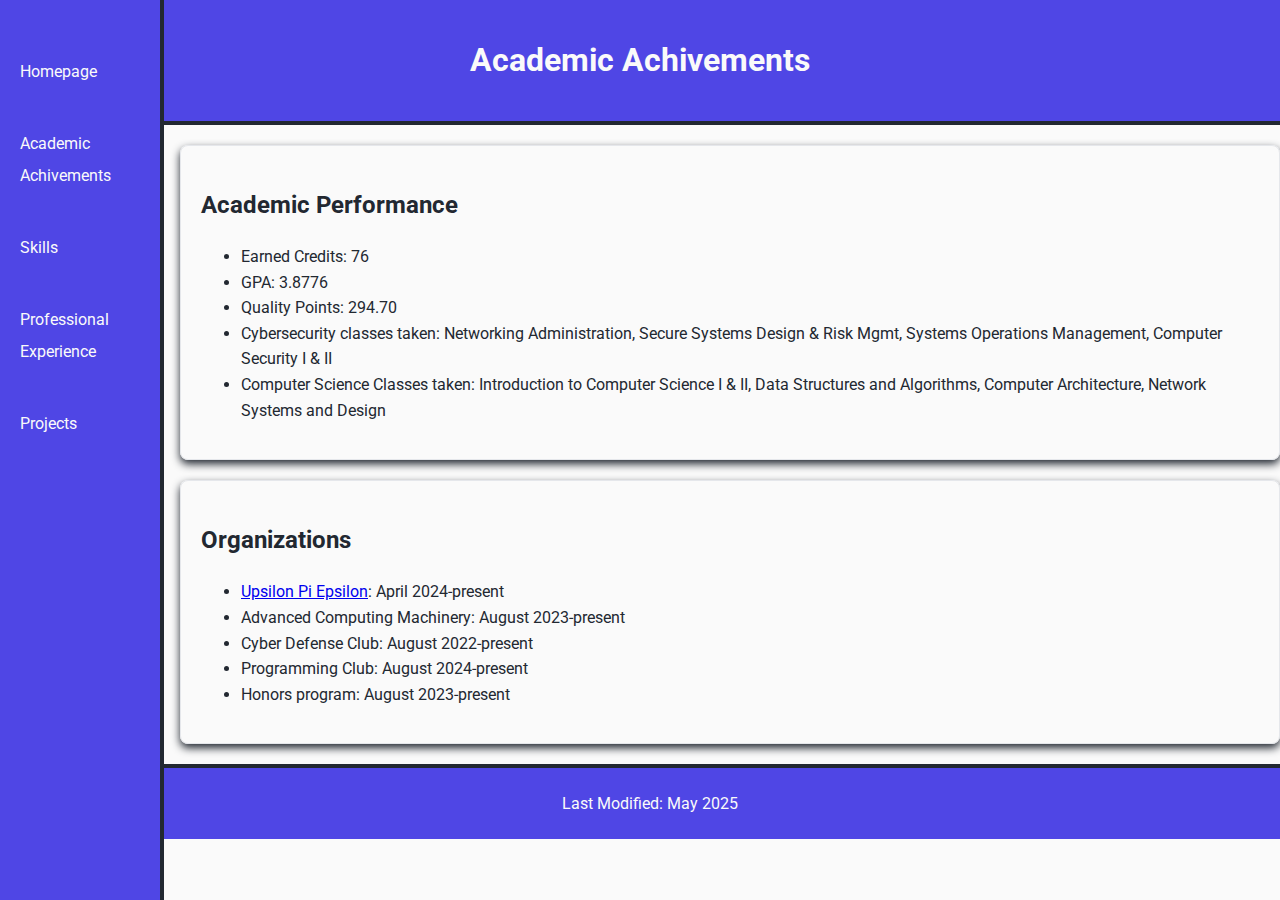
<file: academic.html>
<!DOCTYPE html>
<html lang="en">
    <head>
        <meta charset="utf-8">
        <link rel="stylesheet" href="default.css">
        <link rel="stylesheet" href="https://cdnjs.cloudflare.com/ajax/libs/font-awesome/4.7.0/css/font-awesome.min.css">
        <title>Academic Achivements</title>
    </head>
    <body>
        <header>
            <h1>Academic Achivements</h1>
        </header>
        <section>
            <h2>Academic Performance</h2>
            <ul>
                <li>Earned Credits: 76</li>
                <li>GPA: 3.8776</li>
                <li>Quality Points: 294.70</li>
                <li>Cybersecurity classes taken: 
                    Networking Administration, Secure Systems Design & Risk Mgmt, Systems Operations Management, Computer Security I & II</li>
                <li>Computer Science Classes taken:
                    Introduction to Computer Science I & II, Data Structures and Algorithms, Computer Architecture, Network Systems and Design</li>
            </ul>
        </section>
        <section>
            <h2>Organizations</h2>
            <ul>
                <li><a href="https://upe.acm.org/">Upsilon Pi Epsilon</a>: April 2024-present</li>
                <li>Advanced Computing Machinery: August 2023-present</li>
                <li>Cyber Defense Club: August 2022-present</li>
                <li>Programming Club: August 2024-present</li>
                <li>Honors program: August 2023-present</li>
            </ul>
        </section>
        <div class="sideNav">
            <ul>
                <li><a href="index.html">Homepage</a></li>
                <li><a href="academic.html">Academic Achivements</a></li>
                <li><a href="skills.html">Skills</a></li>
                <li><a href="professionalExp.html">Professional Experience</a></li>
                <li><a href="projects.html">Projects</a></li>
            </ul>
        </div>
        <footer>
            <p>Last Modified: May 2025</p>
        </footer>
    </body>
</html>
</file>
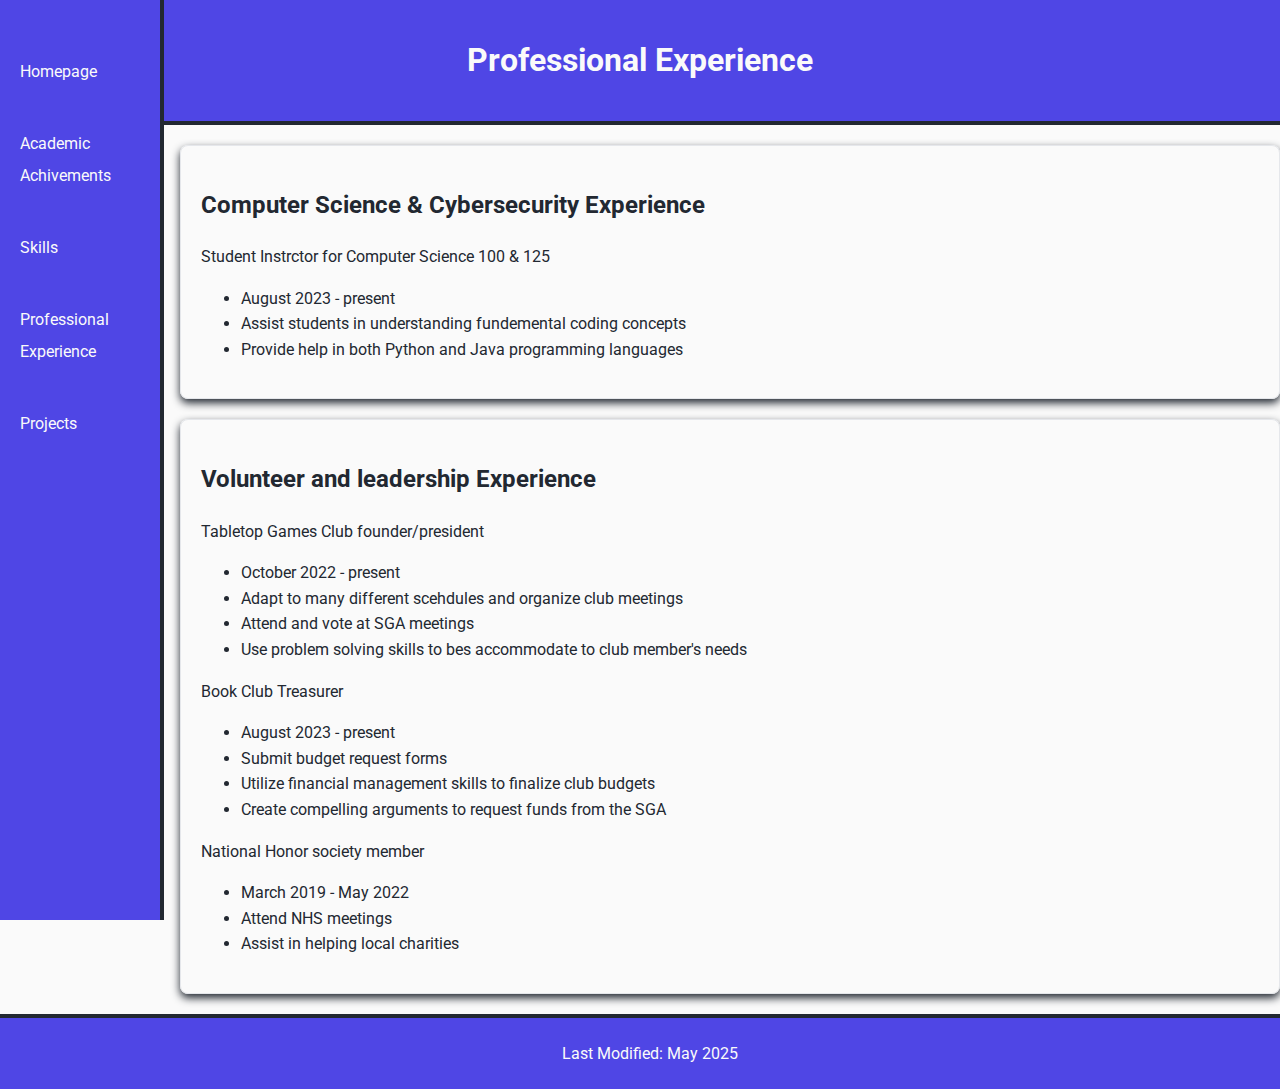
<file: professionalExp.html>
<!DOCTYPE html>
<html lang="en">
    <head>
        <meta charset="utf-8">
        <link rel="stylesheet" href="default.css">
        <link rel="stylesheet" href="https://cdnjs.cloudflare.com/ajax/libs/font-awesome/4.7.0/css/font-awesome.min.css">
        <title>Professional Experience</title>
    </head>
    <body>
        <header>
            <h1>Professional Experience</h1>
        </header>
        <section>
            <h2>Computer Science & Cybersecurity Experience</h2>
            <div class="subHead">Student Instrctor for Computer Science 100 & 125</div>
            <ul>
                <li>August 2023 - present</li>
                <li>Assist students in understanding fundemental coding concepts</li>
                <li>Provide help in both Python and Java programming languages</li>
            </ul>
        </section>
        <section>
            <h2>Volunteer and leadership Experience</h2>
            <div class="subHead">Tabletop Games Club founder/president</div>
            <ul>
                <li>October 2022 - present</li>
                <li>Adapt to many different scehdules and organize club meetings</li>
                <li>Attend and vote at SGA meetings</li>
                <li>Use problem solving skills to bes accommodate to club member's needs</li>
            </ul>
            <div class="subHead">Book Club Treasurer</div>
            <ul>
                <li>August 2023 - present</li>
                <li>Submit budget request forms</li>
                <li>Utilize financial management skills to finalize club budgets</li>
                <li>Create compelling arguments to request funds from the SGA</li>
            </ul>
            <div class="subHead">National Honor society member</div>
            <ul>
                <li>March 2019 - May 2022</li>
                <li>Attend NHS meetings</li>
                <li>Assist in helping local charities</li>
            </ul>
        </section>
        <div class="sideNav">
            <ul>
                <li><a href="index.html">Homepage</a></li>
                <li><a href="academic.html">Academic Achivements</a></li>
                <li><a href="skills.html">Skills</a></li>
                <li><a href="professionalExp.html">Professional Experience</a></li>
                <li><a href="projects.html">Projects</a></li>
            </ul>
        </div>
        <footer>
            <p>Last Modified: May 2025</p>
        </footer>
    </body>
</file>
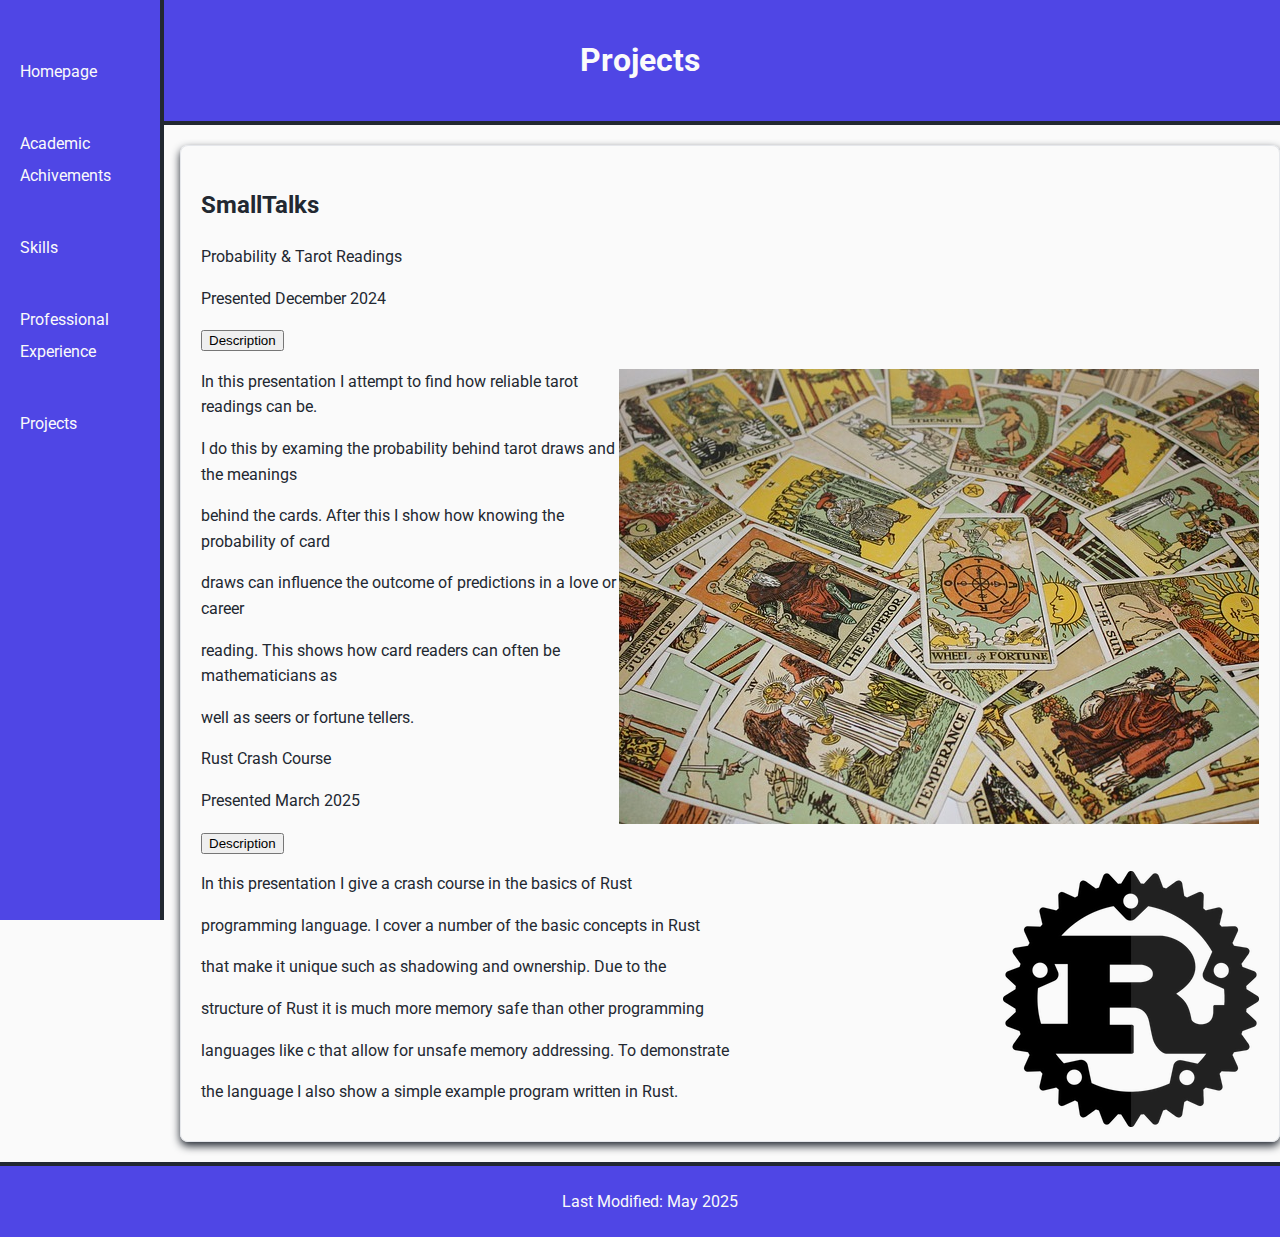
<file: projects.html>
<!DOCTYPE html>
<html lang="en">
    <head>
        <meta charset="utf-8">
        <link rel="stylesheet" href="default.css">
        <link rel="stylesheet" href="https://cdnjs.cloudflare.com/ajax/libs/font-awesome/4.7.0/css/font-awesome.min.css">
        <script src="script.js"></script>
        <title>Projects</title>
    </head>
    <body>
        <header>
            <h1>Projects</h1>
        </header>
        <section>
            <h2>SmallTalks</h2>
            <div class="subHead">Probability & Tarot Readings</div>
            <p>Presented December 2024</p>
            <button type="button" class="collapsible" onclick="collapse()">Description</button>
                <div class="content">
                    <img class="right" src="TarotCards.jpg" alt="Pile of tarot cards">
                    <p>In this presentation I attempt to find how reliable tarot readings can be.</p>
                    <p>I do this by examing the probability behind tarot draws and the meanings</p>
                    <p>behind the cards. After this I show how knowing the probability of card</p>
                    <p>draws can influence the outcome of predictions in a love or career</p>
                    <p>reading. This shows how card readers can often be mathematicians as</p>
                    <p>well as seers or fortune tellers.</p>
                </div>
            <div class="subHead">Rust Crash Course</div>
            <p>Presented March 2025</p>
            <button type="button" class="collapsible" onclick="collapse()">Description</button>
                <div class="content">
                    <img class="right" src="RustLogo.png" alt="Rust Programming language logo">
                    <p>In this presentation I give a crash course in the basics of Rust</p>
                    <p>programming language. I cover a number of the basic concepts in Rust</p>
                    <p>that make it unique such as shadowing and ownership. Due to the</p>
                    <p>structure of Rust it is much more memory safe than other programming</p>
                    <p>languages like c that allow for unsafe memory addressing. To demonstrate</p>
                    <p>the language I also show a simple example program written in Rust.</p>
                </div>
        </section>

        <div class="sideNav">
            <ul>
                <li><a href="index.html">Homepage</a></li>
                <li><a href="academic.html">Academic Achivements</a></li>
                <li><a href="skills.html">Skills</a></li>
                <li><a href="professionalExp.html">Professional Experience</a></li>
                <li><a href="projects.html">Projects</a></li>
            </ul>
        </div>
        <footer>
            <p>Last Modified: May 2025</p>
        </footer>
    </body>
</file>
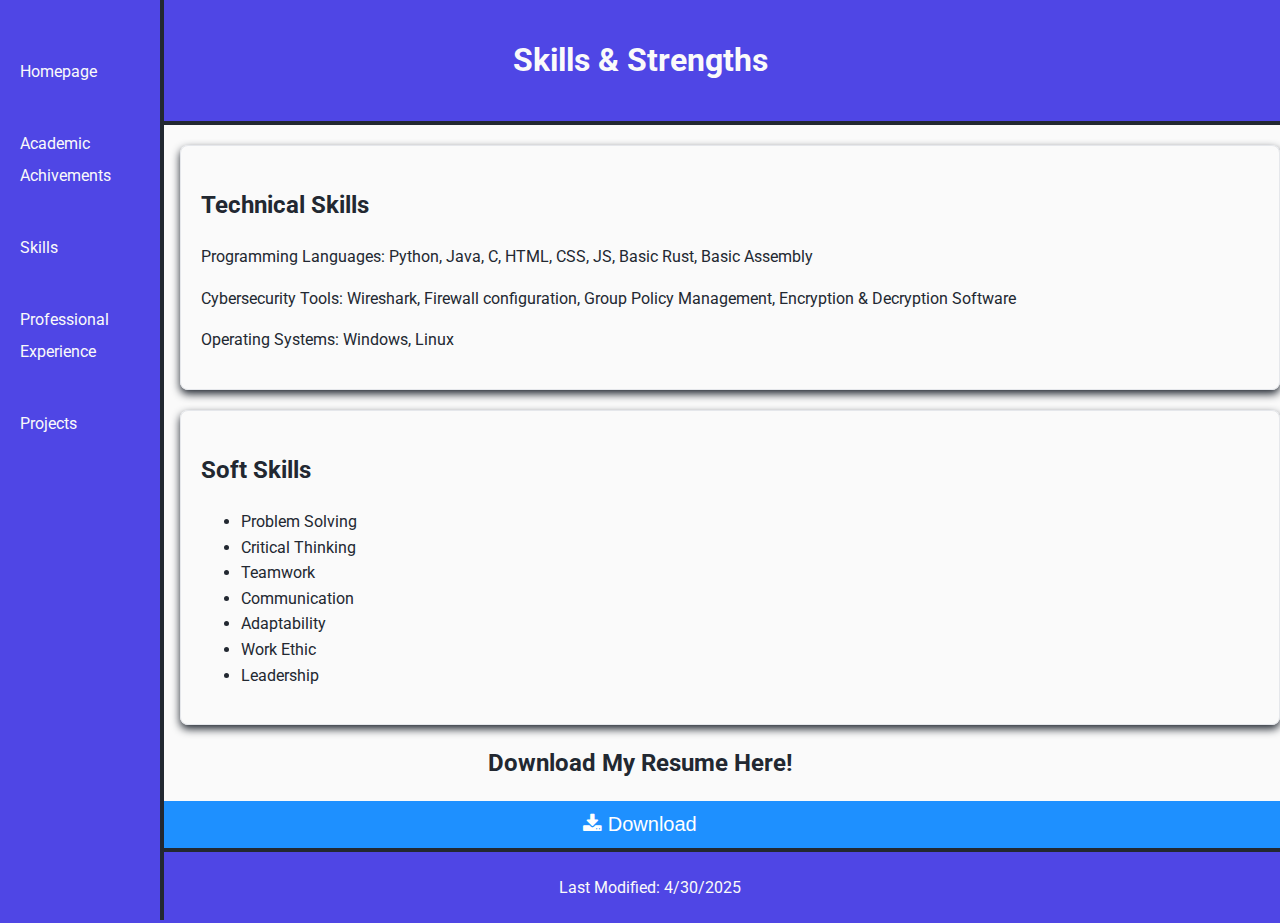
<file: skills.html>
<!DOCTYPE html>
<html lang="en">
    <head>
        <meta charset="utf-8">
        <link rel="stylesheet" href="default.css">
        <link rel="stylesheet" href="https://cdnjs.cloudflare.com/ajax/libs/font-awesome/4.7.0/css/font-awesome.min.css">
        <title>Skills</title>
    </head>
    <body>
        <header>
            <h1>Skills & Strengths</h1>
        </header>
        <section>
            <h2>Technical Skills</h2>
            <p>Programming Languages: Python, Java, C, HTML, CSS, JS, Basic Rust, Basic Assembly</p>
            <p>Cybersecurity Tools: Wireshark, Firewall configuration, Group Policy Management, Encryption & Decryption Software</p>
            <p>Operating Systems: Windows, Linux</p>
        </section>
        <section>
            <h2>Soft Skills</h2>
            <ul>
                <li>Problem Solving</li>
                <li>Critical Thinking</li>
                <li>Teamwork</li>
                <li>Communication</li>
                <li>Adaptability</li>
                <li>Work Ethic</li>
                <li>Leadership</li>
            </ul>

        </section>
        <h3>Download My Resume Here!</h3>
        <a href="https://downgit.github.io/#/home?url=https://github.com/Wilesc477/Wilesc477.github.io/blob/3a7efa91c3ce77188272dcd2333b7908b954d316/Resume.pdf"><button class="download-button"><i class="fa fa-download"></i> Download</button></a>
        <div class="sideNav">
            <ul>
                <li><a href="index.html">Homepage</a></li>
                <li><a href="academic.html">Academic Achivements</a></li>
                <li><a href="skills.html">Skills</a></li>
                <li><a href="professionalExp.html">Professional Experience</a></li>
                <li><a href="projects.html">Projects</a></li>
            </ul>
        </div>
        <footer>
            <p>Last Modified: 4/30/2025</p>
        </footer>
    </body>
</html>
</file>
<file: default.css>
/* 
AI use: small use of AI for finding complemtary color codes
Prompt: good color scheme for a professional resume website 
*/

@import url('https://fonts.googleapis.com/css2?family=Roboto:wght@400;700&display=swap');

body {
    background-color: #FAFAFA;
    color: #222831;
    font-family: 'Roboto', sans-serif;
    margin: 0;
}

header {
    background-color: #4F46E5;
    color: #FAFAFA;
    padding: 20px;
    text-align: center;
    border-bottom: 4px solid #222831;
}

h3 {
    text-align: center;
    font-size: 1.5em;
}

.download-button {
    width: 100%;
    background-color: DodgerBlue;
    border: none;
    color: white;
    padding: 12px 30px;
    cursor: pointer;
    font-size: 20px;
}

.download-button:hover {
    background-color: royalblue;
}

.sideNav ul {
    list-style-type:none;
    line-height: 200%;
    padding-left:0;
}

.sideNav ul li a {
    color: #FAFAFA;
    text-decoration: none;
    display: block;
    padding: 20px;
}

.sideNav ul li a:hover {
    background-color: #6366F1;
}

img.right {
    float:right;
    max-width:100%;
    height:auto;
}

.sideNav {
    height: 100%;
    width: 160px;
    position: fixed;
    z-index: 1;
    top: 0;
    left: 0;
    background-color: #4F46E5;
    overflow-x: hidden;
    padding-top: 20px;
    border-right: 4px solid #222831;
}

section {
    line-height:1.6;
    margin-left: 160px;
    border: 1px solid #E5E7EB;
    border-radius: 8px;
    padding: 20px;
    margin: 20px 0 20px 180px;
    box-shadow: 0 4px 8px #222831;
}

footer {
    text-align: center;
    padding: 10px;
    background-color: #4F46E5;
    color: #FAFAFA;
    position: static;
    bottom: 0;
    width: 100%;
    border-top: 4px solid #222831;
}
</file>
